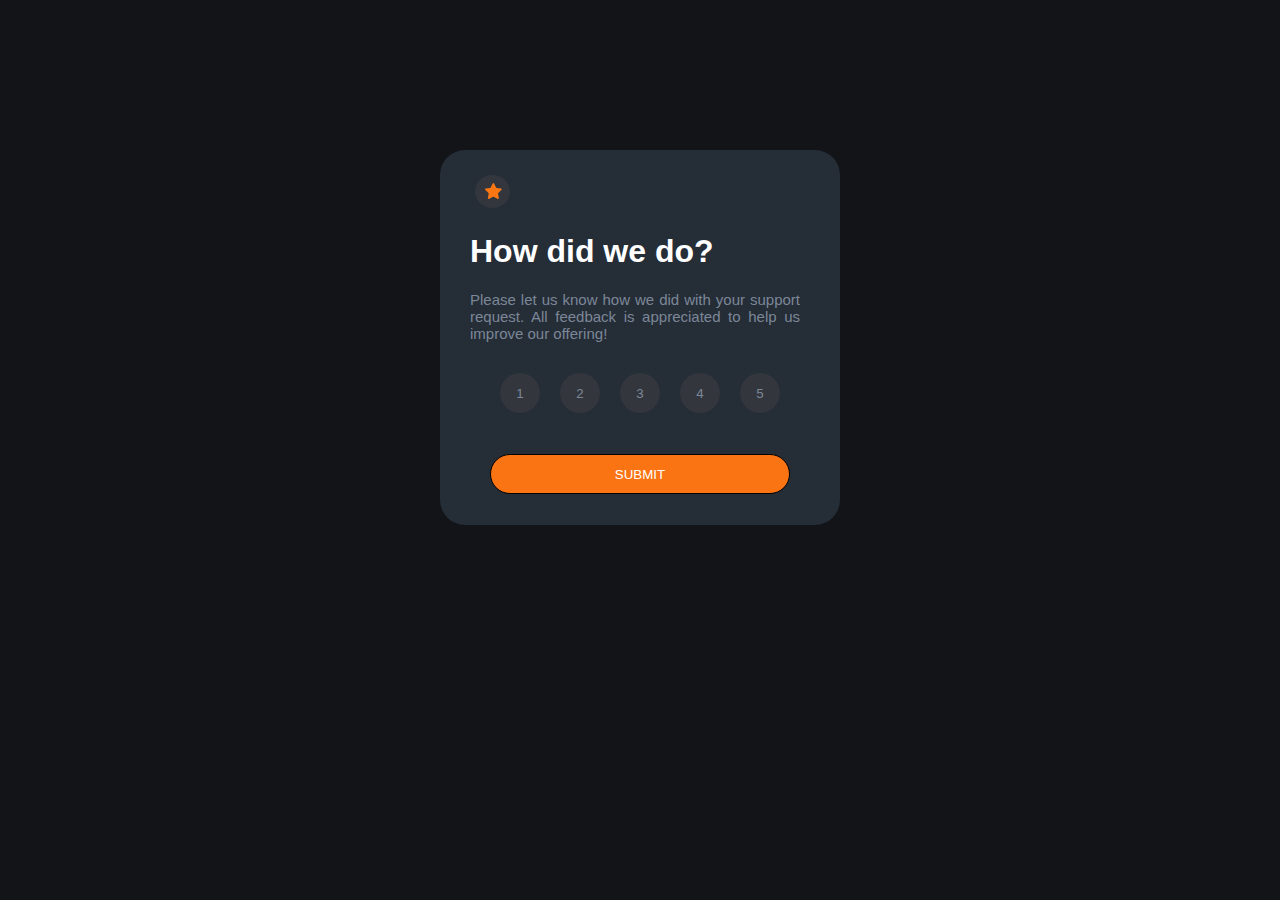
<file: 2/index.html>
<!DOCTYPE html>
<html lang="en">
<head>
    <meta charset="UTF-8">
    <meta http-equiv="X-UA-Compatible" content="IE=edge">
    <meta name="viewport" content="width=device-width, initial-scale=1.0">
    <link rel="stylesheet" href="./style.css">
    
    <title>Document</title>
</head>
<body>
    <div class="container">

        <div id="star">
            <img src="./images/star.svg" alt="estrella">
        </div>

        <h1>How did we do?</h1>

        <p>Please let us know how we did with your support request. All feedback is appreciated to help us improve our offering!</p>
        
        <ul>
            <li><button>1</button></li>
            <li><button>2</button></li>
            <li><button>3</button></li>
            <li><button>4</button></li>
            <li><button>5</button></li>
        </ul>

        <label for="submit">
            <input type="submit" name="submit" id="submit" value="SUBMIT">
        </label>

    </div>
</body>
</html>
</file>
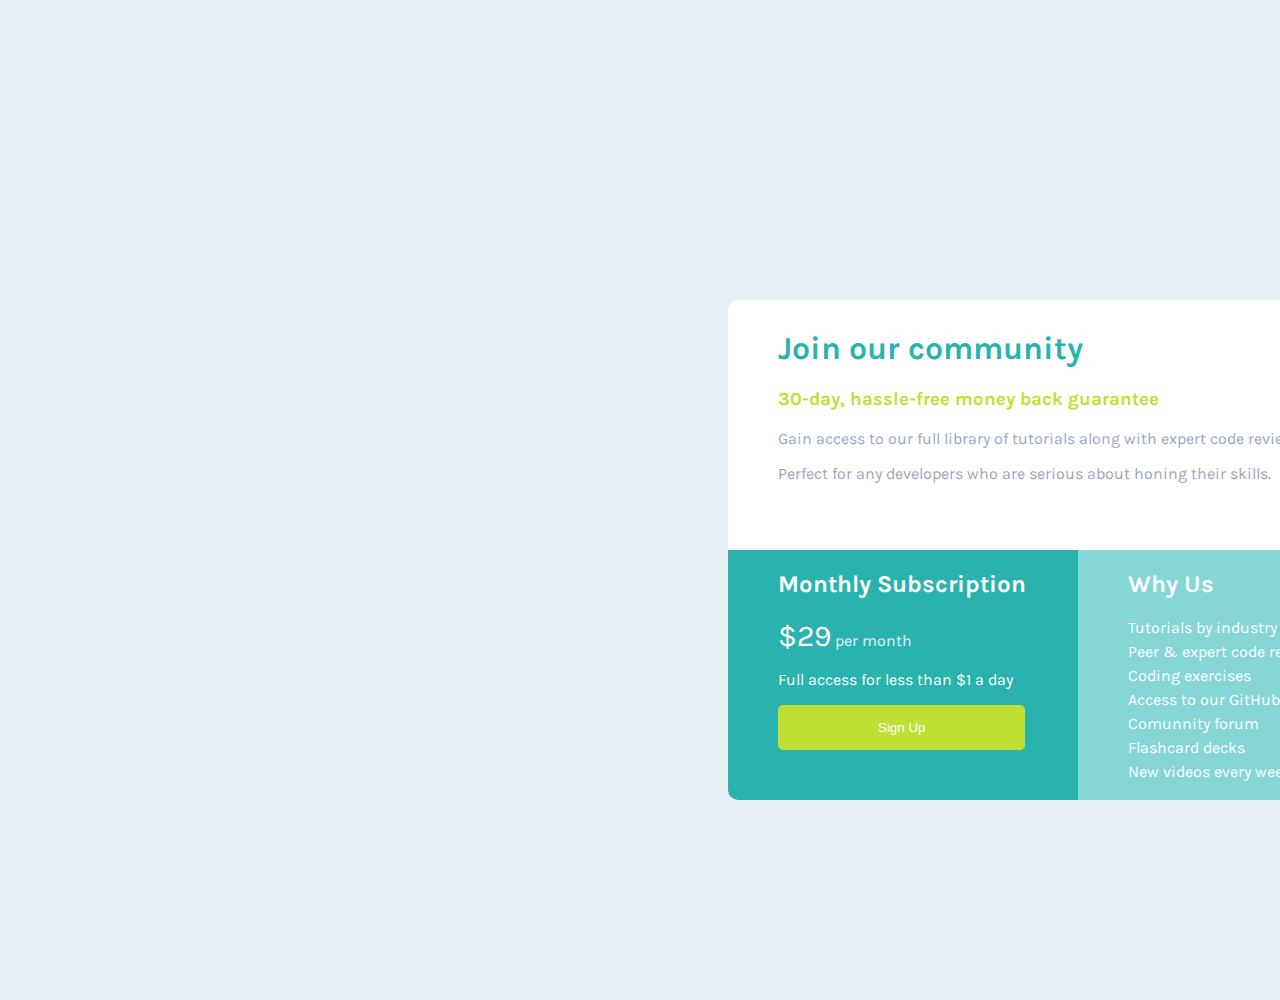
<file: 4/index.html>
<!DOCTYPE html>
<html lang="en">
<head>
    <meta charset="UTF-8">
    <meta http-equiv="X-UA-Compatible" content="IE=edge">
    <meta name="viewport" content="width=device-width, initial-scale=1.0">
    <link rel="preconnect" href="https://fonts.googleapis.com">
    <link rel="preconnect" href="https://fonts.gstatic.com" crossorigin>
    <link href="https://fonts.googleapis.com/css2?family=Karla:ital,wght@0,400;1,700&display=swap" rel="stylesheet">
    <link rel="stylesheet" href="./style.css">
    <title>Document</title>
</head>
<body>
    <div class="container">

        <div id="info">
            <h1>Join our community</h1>
            <h3>30-day, hassle-free money back guarantee</h3>
            <p>Gain access to our full library of tutorials along with expert code reviews.</p>
            <p>Perfect for any developers who are serious about honing their skills.</p>
        </div>

        <div id="sub">
            <h2>Monthly Subscription</h2>
            <p><span id="price">$29</span> <span id="month"> per month</span></p>
            <p>Full access for less than $1 a day</p>
            <button>Sign Up</button>
        </div>

        <div id="us">
            <h2>Why Us</h2>
            <p>Tutorials by industry experts</p>
            <p>Peer & expert code reviews</p>
            <p>Coding exercises</p>
            <p>Access to our GitHub repos</p>
            <p>Comunnity forum</p>
            <p>Flashcard decks</p>
            <p>New videos every week</p>
        </div>

    </div>
</body>
</html>
</file>
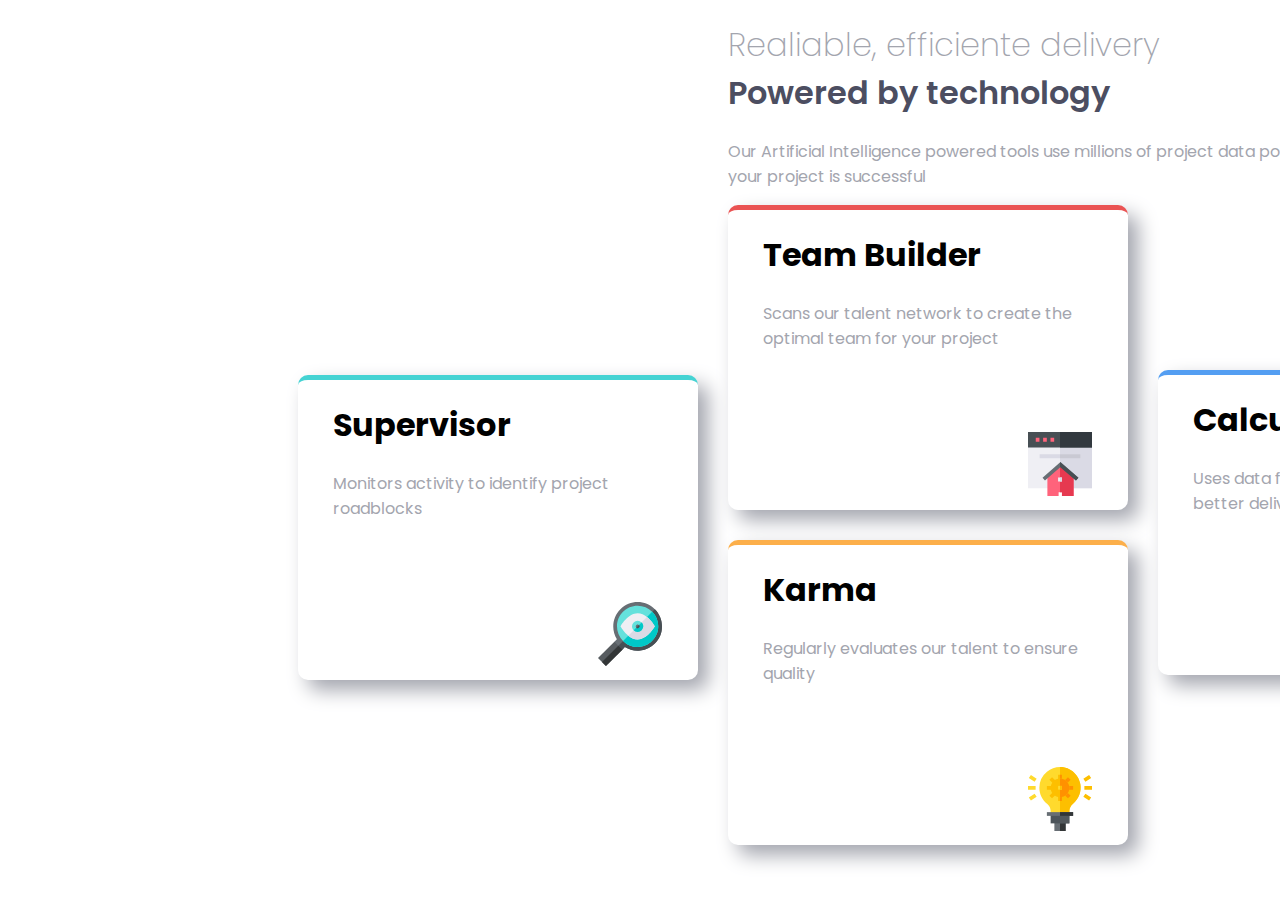
<file: 5/index.html>
<!DOCTYPE html>
<html lang="en">
<head>
    <meta charset="UTF-8">
    <meta http-equiv="X-UA-Compatible" content="IE=edge">
    <meta name="viewport" content="width=device-width, initial-scale=1.0">
    <link rel="preconnect" href="https://fonts.googleapis.com">
    <link rel="preconnect" href="https://fonts.gstatic.com" crossorigin>
    <link href="https://fonts.googleapis.com/css2?family=Poppins:ital,wght@0,200;0,400;0,600;1,100&display=swap" rel="stylesheet">
    <link rel="stylesheet" href="./style.css">
    <title>Document</title>
</head>
<body>
    <main>

        <header>
            <h1>Realiable, efficiente delivery
                <br>
                <span>Powered by technology</span>
            </h1>
            <p>Our Artificial Intelligence powered tools use millions of project data points to ensure that your project is successful</p>
        </header>


        <section>
            <div id="builder">
                <div class="text">
                    <h1>Team Builder</h1>
                    <p>Scans our talent network to create the optimal team for your project</p>
                    <img src="./images/builder.svg" id="teamb">
                </div>
                
            </div>
    
            <div id="calculator">
                <div class="text">
                    <h1>Calculator</h1>
                    <p>Uses data from past projects to provide better delivery estimates</p>
                    <img src="./images/calculator.svg" id="calcu">
                </div>
                
            </div>

            <div id="supervisor">
                <div class="text">
                    <h1>Supervisor</h1>
                    <p>Monitors activity to identify project roadblocks</p>
                    <img src="./images/supervisor.svg" id="sup"> 
                </div>
                
            </div>

            <div id="karma">
                <div class="text">
                    <h1>Karma</h1>
                    <p>Regularly evaluates our talent to ensure quality</p>
                    <img src="./images/karma.svg" id="kar">
                </div>
                
            </div
            
        </section>

    </main>
</body>
</html>
</file>
<file: 2/style.css>
body{
    background-color: hsl(216, 12%, 8%);
}

h1{
    margin-top: 25px;
    margin-left: 20px;
    color: white;
    font-family: 'Overpass', sans-serif;
}

button{
    background-color: hsl(216, 9%, 22%);
    float: inline-end;
    margin-left: 20px;
    margin-top: 15px;
    display: block;
    width: 40px;
    height: 40px;
    border-radius: 50%;
    border: 0px;
    color: hsl(216, 12%, 54%);
}

p{
    font-size: 15px;
    margin-left: 20px;
    color: hsl(216, 12%, 54%);
    font-family: 'Overpass', sans-serif;
}

ul{
    list-style: none;
    margin-left: 30px;
    padding-left: 0px;
    align-content: center;
}

li{
    float: left;
}

.container{
    background-color: hsl(213, 19%, 18%);
    width: 350px;
    height: 350px;
    border-radius: 25px;
    margin: 0 auto;
    margin-top: 150px;
    padding-top: 25px;
    padding-right: 40px;
    padding-left: 10px;
    text-align: justify;
}

#star{
    background-color: hsl(216, 9%, 22%);
    width: 15px;
    height: 15px;
    text-align: center;
    border-radius: 50%;
    padding: 8px 10px 10px 10px;
    margin-left: 25px;
}

#submit{
    background-color: hsl(25, 97%, 53%);
    border-radius: 30px;
    border: 1px solid black;
    width: 300px;
    height: 40px;
    margin-top: 25px;
    margin-left: 40px;
    color: white;
}

#submit:hover{
    background-color: white;
    color: orange;
}

button:hover{
    background-color: orange;
}

button:active{
    background-color: hsl(217, 12%, 63%);
}
</file>
<file: 4/style.css>
body{
    font-family: 'Karla', sans-serif;
    font-size: 16px;
    background-color: hsl(204, 43%, 93%);
    width: 1440px;
}

.container{
    width: 700px;
    height: 400px;
    margin: 300px 720px
}

/*BLOQUE INFO*/
#info{
    background-color: white;
    width: 700px;
    height: 250px;
    padding: 0px;
    border-radius: 10px 10px 0px 0px;
}

#info h1, #info h3, #info p{
    margin-left: 50px;
}

h1{
    color: hsl(179, 62%, 43%);
    padding-top: 30px;
}

h3{
   color: hsl(71, 73%, 54%); 
}

p{
    color: hsl(218, 22%, 67%);
}

/*BLOQUE SUB*/
button{
    background-color: hsl(71, 73%, 54%);
    color: white;
    border: 0px;
    padding: 15px 100px;
    border-radius: 5px;
    margin-left: 50px;
}

#sub{
    background-color: hsl(179, 62%, 43%);
    width: 350px;
    height: 250px;
    padding: 0px;
    float: left;
    border-radius: 0px 0px 0px 10px;
}

#sub h2, #sub p{
    margin-left: 50px;
    color: white;
}

#price{
    font-size: 30px;
}

#month{
    color: hsl(204, 43%, 93%);
}

/*BLOQUE US*/
#us{
    background-color: hsl(179, 50%, 68%);
    width: 350px;
    height: 250px;
    padding: 0px;
    float: left;
    border-radius: 0px 0px 10px 0px;
}

#us h2, #us p{
    margin-left: 50px;
    color: white;
}
#us p{
    margin-top: 0px;
    margin-bottom: 5px;
}
</file>
<file: 5/style.css>
body{
    font-family: 'Poppins', sans-serif;
    width: 1440px;
}

header{
    color: hsl(229, 6%, 66%);
    margin-left: 720px;
}

header h1{
    font-weight: 200;
}

header span{
    font-weight: 600;
    color: hsl(234, 12%, 34%);
}

p{
    color: hsl(229, 6%, 66%);
}

.text{
    margin-left: 35px;
}

/*BLOQUE BUILDER*/
#builder{
    border-top: 5px solid hsl(0, 78%, 62%);
    width: 400px;
    height: 300px;
    background-color: white;
    margin-left: 720px;
    margin-bottom: -140px;
    border-radius: 10px;
    box-shadow: 10px 10px 20px hsl(229, 6%, 66%);
}

#teamb{
    margin-top: 65px;
    margin-left: 265px;
}

/*BLOQUE CALCULATOR*/
#calculator{
    border-top: 5px solid hsl(212, 86%, 64%);
    width: 400px;
    height: 300px;
    background-color: white;
    margin-left: 1150px;
    padding: 0px;
    border-radius: 10px;
    box-shadow: 10px 10px 20px hsl(229, 6%, 66%);
}

#calcu{
    margin-top: 65px;
    margin-left: 265px;
}

/*BLOQUE KARMA*/
#karma{
    border-top: 5px solid hsl(34, 97%, 64%);
    width: 400px;
    height: 300px;
    background-color: white;
    margin-left: 720px;
    margin-top: -140px;
    border-radius: 10px;
    box-shadow: 10px 10px 20px hsl(229, 6%, 66%);
}

#sup{
    margin-top: 65px;
    margin-left: 265px;
}
/*BLOQUE SUPERVISOR*/
#supervisor{
    border-top: 5px solid hsl(180, 62%, 55%);
    width: 400px;
    height: 300px;
    background-color: white;
    margin-left: 290px;
    margin-top: -300px;
    border-radius: 10px;
    box-shadow: 10px 10px 20px hsl(229, 6%, 66%);
}

#kar{
    margin-top: 65px;
    margin-left: 265px;
}
</file>
